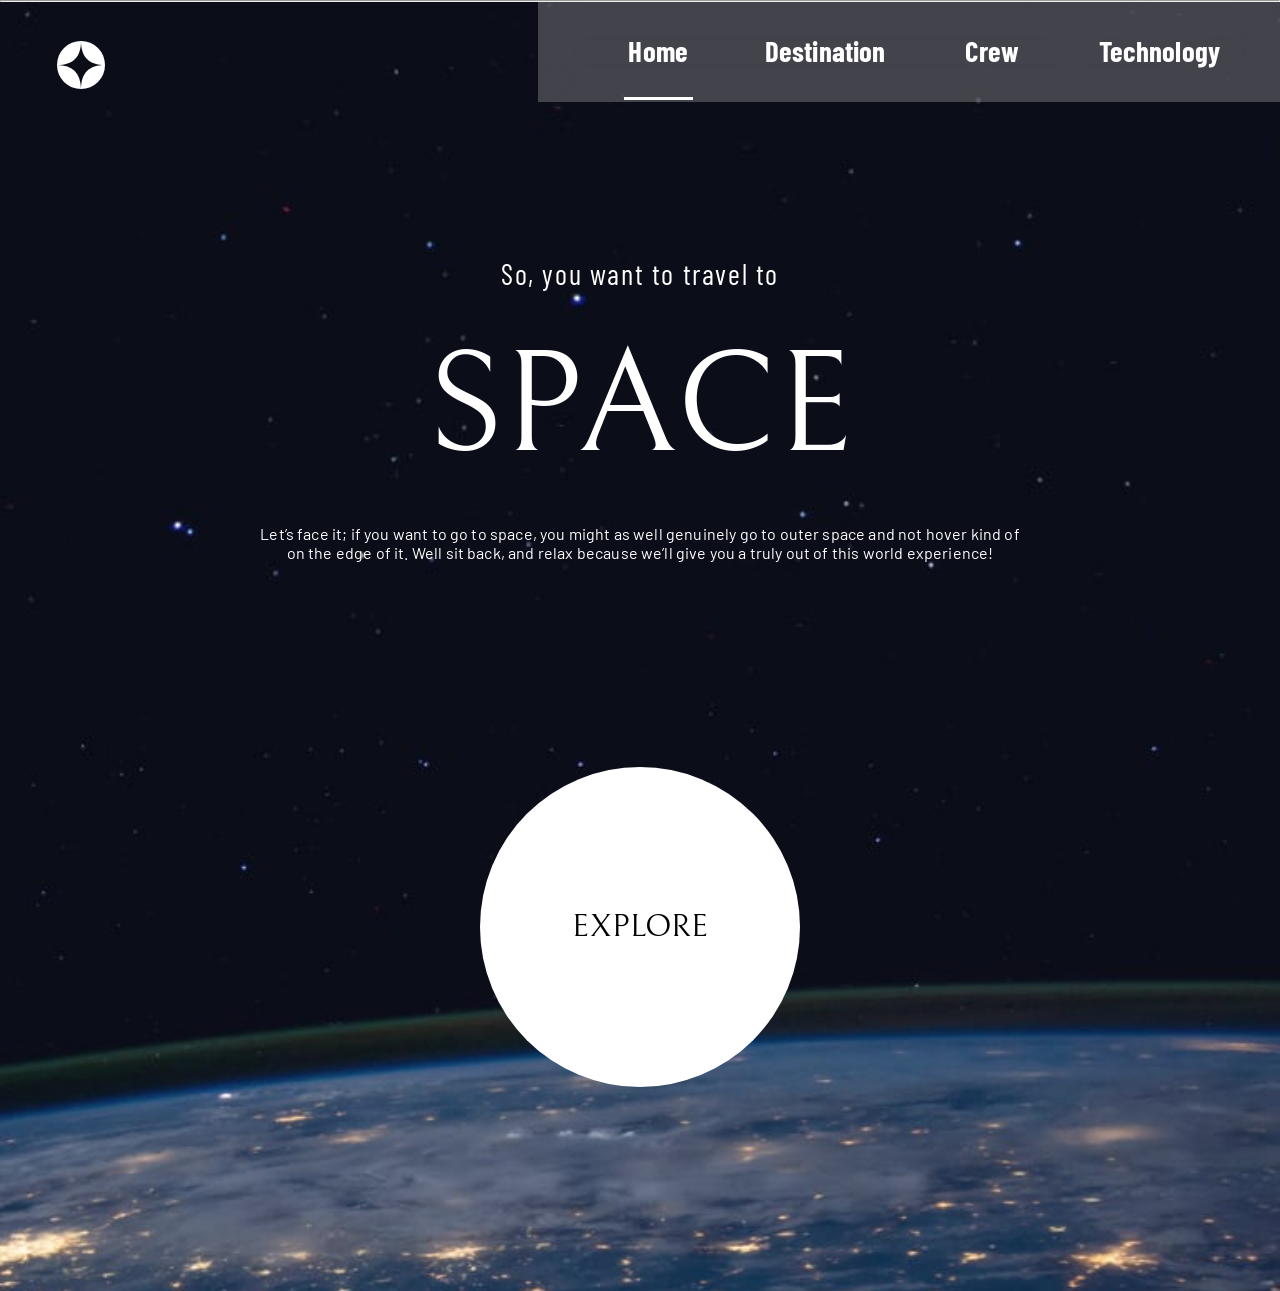
<file: starter-code/index.html>
<!DOCTYPE html>
<html lang="en">
<head>
  <meta charset="UTF-8">
  <meta name="viewport" content="width=device-width, initial-scale=1.0">

  <link rel="icon" type="image/png" sizes="32x32" href="./assets/favicon-32x32.png">
  <link rel="stylesheet" href="./SaSS/css/index-mobile.css">
  
  <title>Frontend Mentor | Space tourism website</title>
</head>
<body>
  
  <header>

    <hr>

    <div class="logo-wrapper">
      <img src="./assets/shared/logo.svg" alt="" class="web--logo-icon">
    </div>
    <div class="hamburger-close-wrapper">
      <div class="hamburger-wrapper">
        <img src="./assets/shared/icon-hamburger.svg" alt="" class="hamburger--icon">
      </div>
    </div>
    <nav class="nav-main">
      <div class="background-filter"></div>
      <div class="hamburger-close-wrapper">
        <div class="close-wrapper">
          <img src="./assets/shared/icon-close.svg" alt="" class="close--icon">
        </div>
      </div>
      <ul class="nav-items">
        <li class="nav--item">
          <span>00</span><a href="./index.html">Home</a> 
        </li>
        <li class="nav--item">
          <span>01</span><a href="./destination-moon.html">Destination</a>
        </li>
        <li class="nav--item">
          <span>02</span><a href="./crew-commander.html" >Crew</a>
        </li>
        <li class="nav--item">
          <span>03</span><a href="">Technology</a>
        </li>
      </ul>
    </nav>
  </header>

  <main class="home-main">

    <article class="text-container">
      <p class="first--paragraph">
        So, you want to travel to 
      </p>
      <p class="second--paragraph">
        SPACE
      </p>
      <p class="third--paragraph">
        Let’s face it; if you want to go to space, you might as well genuinely go to 
        outer space and not hover kind of on the edge of it. Well sit back, and relax 
        because we’ll give you a truly out of this world experience!
      </p>
    </article>

    <div class="explore-circle">
      <div class="explore-hover-effect">
      </div>
      <span class="explore--text">
        Explore
      </span>
    </div>

  </main>

  <script src="./javaScript/shared.js"></script>
</body>
</html>
</file>
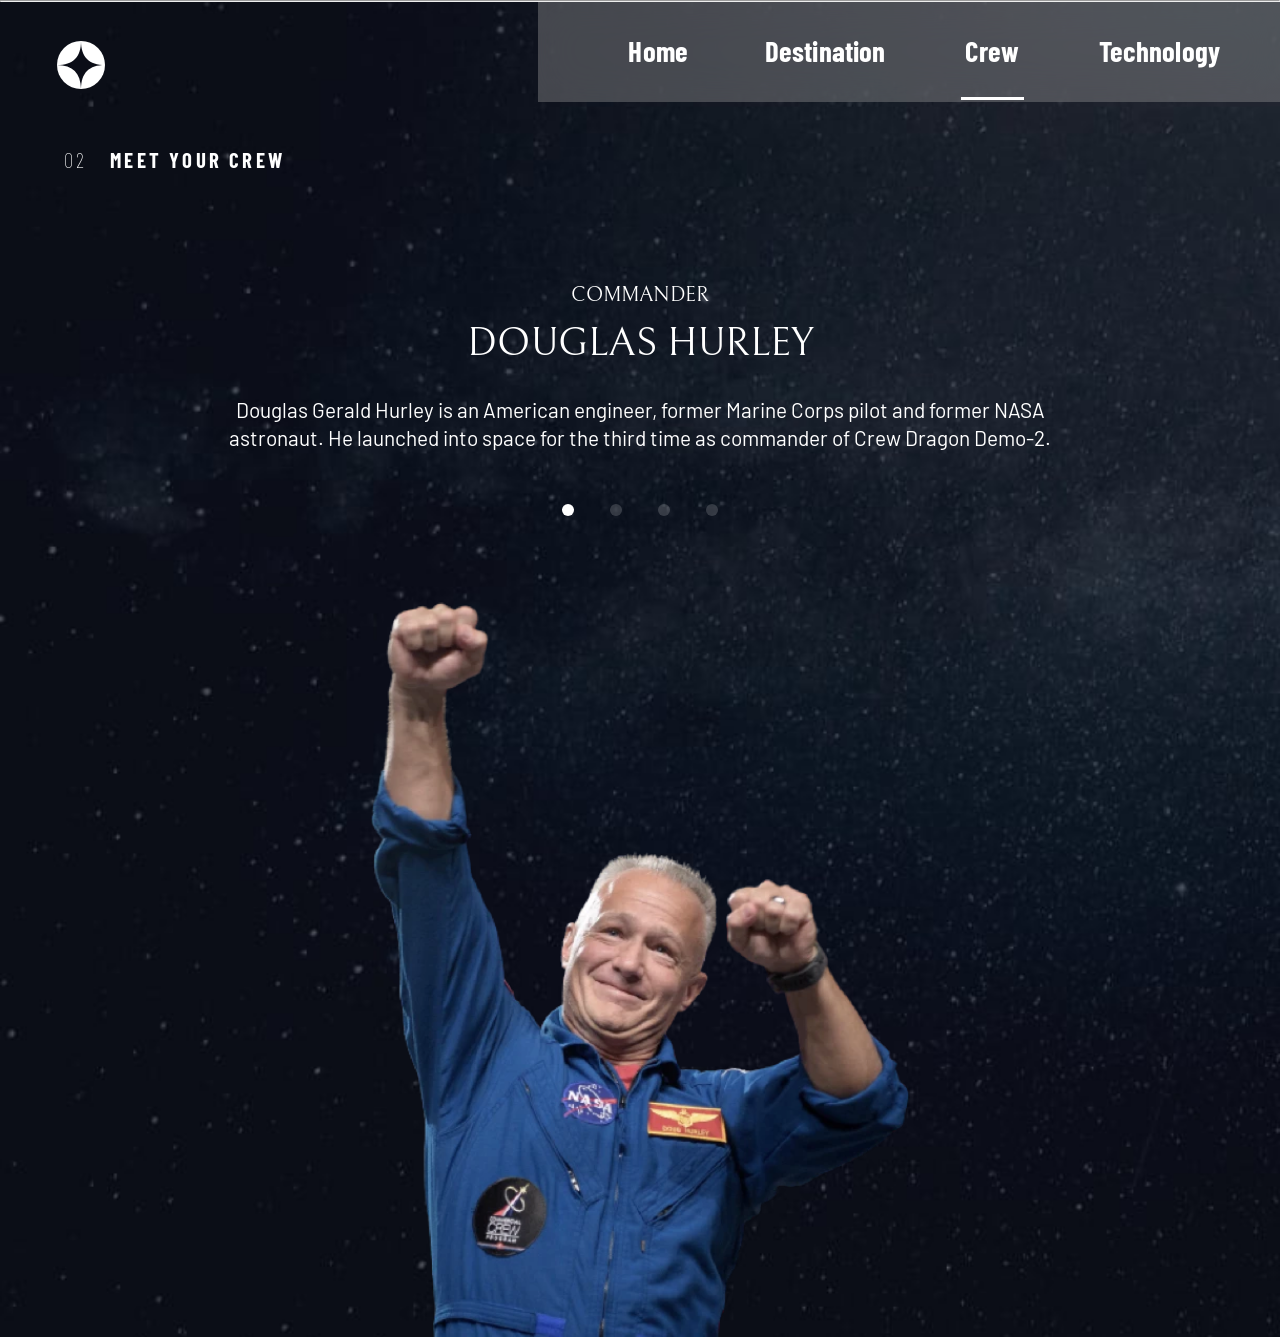
<file: starter-code/crew-commander.html>
<!DOCTYPE html>
<html lang="en">
<head>
  <meta charset="UTF-8">
  <meta name="viewport" content="width=device-width, initial-scale=1.0">

  <link rel="icon" type="image/png" sizes="32x32" href="./assets/favicon-32x32.png">
  <link rel="stylesheet" href="./SaSS/css/crew-mobile.css">
  
  <title>Frontend Mentor | Space tourism website</title>
</head>
<body>

  <header>

    <hr>
    
    <div class="logo-wrapper">
      <img src="./assets/shared/logo.svg" alt="" class="web--logo-icon">
    </div>
    <div class="hamburger-close-wrapper">
      <div class="hamburger-wrapper">
        <img src="./assets/shared/icon-hamburger.svg" alt="" class="hamburger--icon">
      </div>
    </div>
    <nav class="nav-main">
      <div class="background-filter"></div>
      <div class="hamburger-close-wrapper">
        <div class="close-wrapper">
          <img src="./assets/shared/icon-close.svg" alt="" class="close--icon">
        </div>
      </div>
      <ul class="nav-items">
        <li class="nav--item">
          <span>00</span><a href="./index.html">Home</a> 
        </li>
        <li class="nav--item">
          <span>01</span><a href="./destination-moon.html">Destination</a>
        </li>
        <li class="nav--item">
          <span>02</span><a href="./crew-commander.html" >Crew</a>
        </li>
        <li class="nav--item">
          <span>03</span><a href="./technology-capsule.html">Technology</a>
        </li>
      </ul>
    </nav>
  </header>

  <main class="crew-commander-main">

    <div class="header-wrapper">
      <span>02</span>
      <h6 class="destination--heading">
        Meet your crew
      </h6>
    </div>

    <div class="description-image-outer-wrapper">
      <div class="image-wrapper">
      </div>
  
      <article class="description-container">
        <div class="carousel-container">
          <div></div>
          <div></div>
          <div></div>
          <div></div>
        </div>

        <div class="description-heading-paragraph-wrapper">
          <div class="description-heading-wrapper">
            <h6></h6>
            <h3></h3>
          </div>
    
          <p class="description--paragraph"></p>
        </div>
  
      </article>
    </div>

  </main>

  <script src="./javaScript/shared.js"></script> 
  <script src="./javaScript/crew.js"></script>
</body>
</html>
</file>
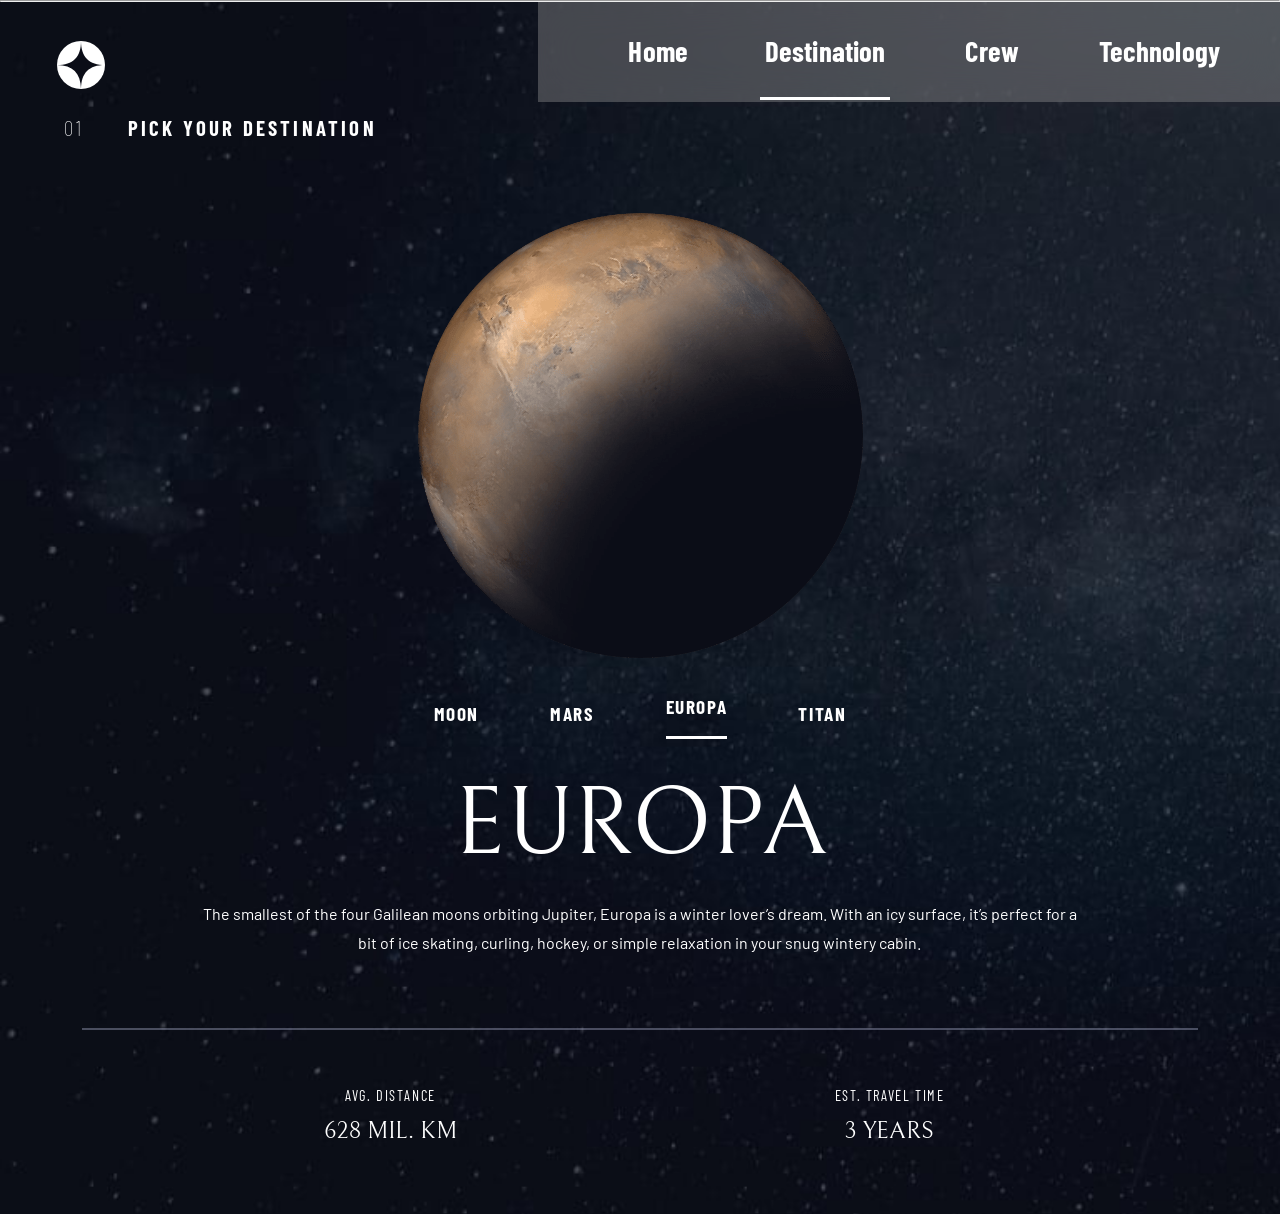
<file: starter-code/destination-europa.html>
<!DOCTYPE html>
<html lang="en">
<head>
  <meta charset="UTF-8">
  <meta name="viewport" content="width=device-width, initial-scale=1.0">

  <link rel="icon" type="image/png" sizes="32x32" href="./assets/favicon-32x32.png">
  <link rel="stylesheet" href="./SaSS/css/destination-mobile.css">
  
  <title>Frontend Mentor | Space tourism website</title>
</head>
<body>

  <header>

    <hr>
    
    <div class="logo-wrapper">
      <img src="./assets/shared/logo.svg" alt="" class="web--logo-icon">
    </div>
    <div class="hamburger-close-wrapper">
      <div class="hamburger-wrapper">
        <img src="./assets/shared/icon-hamburger.svg" alt="" class="hamburger--icon">
      </div>
    </div>
    <nav class="nav-main">
      <div class="background-filter"></div>
      <div class="hamburger-close-wrapper">
        <div class="close-wrapper">
          <img src="./assets/shared/icon-close.svg" alt="" class="close--icon">
        </div>
      </div>
      <ul class="nav-items">
        <li class="nav--item">
          <span>00</span><a href="./index.html">Home</a> 
        </li>
        <li class="nav--item">
          <span>01</span><a href="./destination-moon.html">Destination</a>
        </li>
        <li class="nav--item">
          <span>02</span><a href="./crew-commander.html" >Crew</a>
        </li>
        <li class="nav--item">
          <span>03</span><a href="./technology-capsule.html">Technology</a>
        </li>
      </ul>
    </nav>
  </header>

  <main class="destination-main">

    <div class="header-wrapper">
      <span>01</span>
      <h6 class="destination--heading">
        Pick your destination
      </h6>
    </div>

    <div class="image-destination-wrapper">

      <div class="image-wrapper">
        <img src="./assets/destination/image-mars.png" alt="" class="destination--image">
      </div>
  
      <div class="description-links-wrapper">
        <div class="destination-links-wrapper">
          <ul class="destination-links">
            <li class="destination--link">
              <a href="./destination-moon.html">MOON</a>
            </li>
            <li class="destination--link">
              <a href="./destination-mars.html">MARS</a>
            </li>
            <li class="destination--link active__">
              <a href="./destination-europa.html">EUROPA</a>
            </li>
            <li class="destination--link">
              <a href="./destination-titan.html">TITAN</a>
            </li>
          </ul>
        </div>
    
        <article class="destination-description-wrapper">
          <h2>EUROPA</h2>
          <p class="destination--description">
            The smallest of the four Galilean moons orbiting Jupiter, Europa is a 
            winter lover’s dream. With an icy surface, it’s perfect for a bit of 
            ice skating, curling, hockey, or simple relaxation in your snug 
            wintery cabin.
          </p>
        </article>
      
        <div class="distance-time-wrapper">
          <div class="distance-wrapper">
            <p class="distance--text">
              Avg. distance
            </p>
            <p class="mileage--text">
              628 mil. km
            </p>
          </div>
      
          <div class="time-wrapper">
            <p class="time--text">
              Est. travel time
            </p>
            <p class="mileage--text">
              3 years
            </p>
          </div>
        </div>
      </div>

    </div>

  </main>
  
  <script src="./javaScript/shared.js"></script>
</body>
</html>
</file>
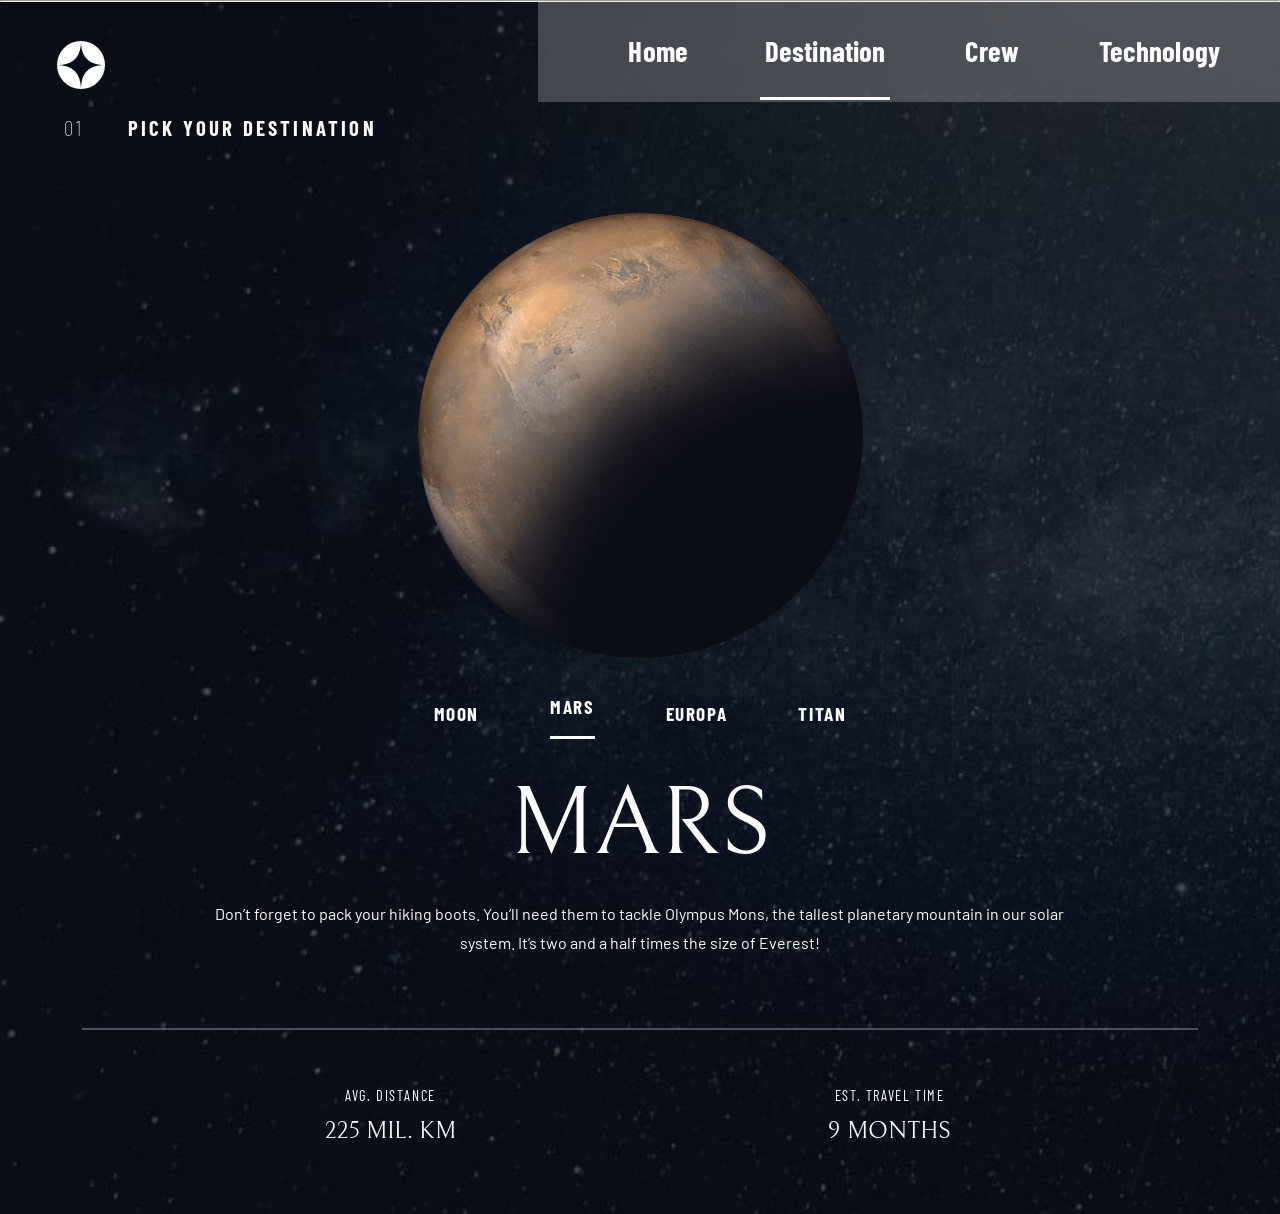
<file: starter-code/destination-mars.html>
<!DOCTYPE html>
<html lang="en">
<head>
  <meta charset="UTF-8">
  <meta name="viewport" content="width=device-width, initial-scale=1.0">

  <link rel="icon" type="image/png" sizes="32x32" href="./assets/favicon-32x32.png">
  <link rel="stylesheet" href="./SaSS/css/destination-mobile.css">
  
  <title>Frontend Mentor | Space tourism website</title>
</head>
<body>

  <header>

    <hr>
    
    <div class="logo-wrapper">
      <img src="./assets/shared/logo.svg" alt="" class="web--logo-icon">
    </div>
    <div class="hamburger-close-wrapper">
      <div class="hamburger-wrapper">
        <img src="./assets/shared/icon-hamburger.svg" alt="" class="hamburger--icon">
      </div>
    </div>
    <nav class="nav-main">
      <div class="background-filter"></div>
      <div class="hamburger-close-wrapper">
        <div class="close-wrapper">
          <img src="./assets/shared/icon-close.svg" alt="" class="close--icon">
        </div>
      </div>
      <ul class="nav-items">
        <li class="nav--item">
          <span>00</span><a href="./index.html">Home</a> 
        </li>
        <li class="nav--item">
          <span>01</span><a href="./destination-moon.html">Destination</a>
        </li>
        <li class="nav--item">
          <span>02</span><a href="./crew-commander.html" >Crew</a>
        </li>
        <li class="nav--item">
          <span>03</span><a href="./technology-capsule.html">Technology</a>
        </li>
      </ul>
    </nav>
  </header>

  <main class="destination-main">

    <div class="header-wrapper">
      <span>01</span>
      <h6 class="destination--heading">
        Pick your destination
      </h6>
    </div>

    <div class="image-destination-wrapper">

      <div class="image-wrapper">
        <img src="./assets/destination/image-mars.png" alt="" class="destination--image">
      </div>
  
      <div class="description-links-wrapper">
        <div class="destination-links-wrapper">
          <ul class="destination-links">
            <li class="destination--link">
              <a href="./destination-moon.html">MOON</a>
            </li>
            <li class="destination--link active__">
              <a href="./destination-mars.html">MARS</a>
            </li>
            <li class="destination--link">
              <a href="./destination-europa.html">EUROPA</a>
            </li>
            <li class="destination--link">
              <a href="./destination-titan.html">TITAN</a>
            </li>
          </ul>
        </div>
    
        <article class="destination-description-wrapper">
          <h2>MARS</h2>
          <p class="destination--description">
            Don’t forget to pack your hiking boots. You’ll need them to tackle Olympus Mons, 
            the tallest planetary mountain in our solar system. It’s two and a half times 
            the size of Everest!
          </p>
        </article>
      
        <div class="distance-time-wrapper">
          <div class="distance-wrapper">
            <p class="distance--text">
              Avg. distance
            </p>
            <p class="mileage--text">
              225 mil. km
            </p>
          </div>
      
          <div class="time-wrapper">
            <p class="time--text">
              Est. travel time
            </p>
            <p class="mileage--text">
              9 months
            </p>
          </div>
        </div>
      </div>

    </div>

  </main>

  <script src="./javaScript/shared.js"></script>  
</body>
</html>
</file>
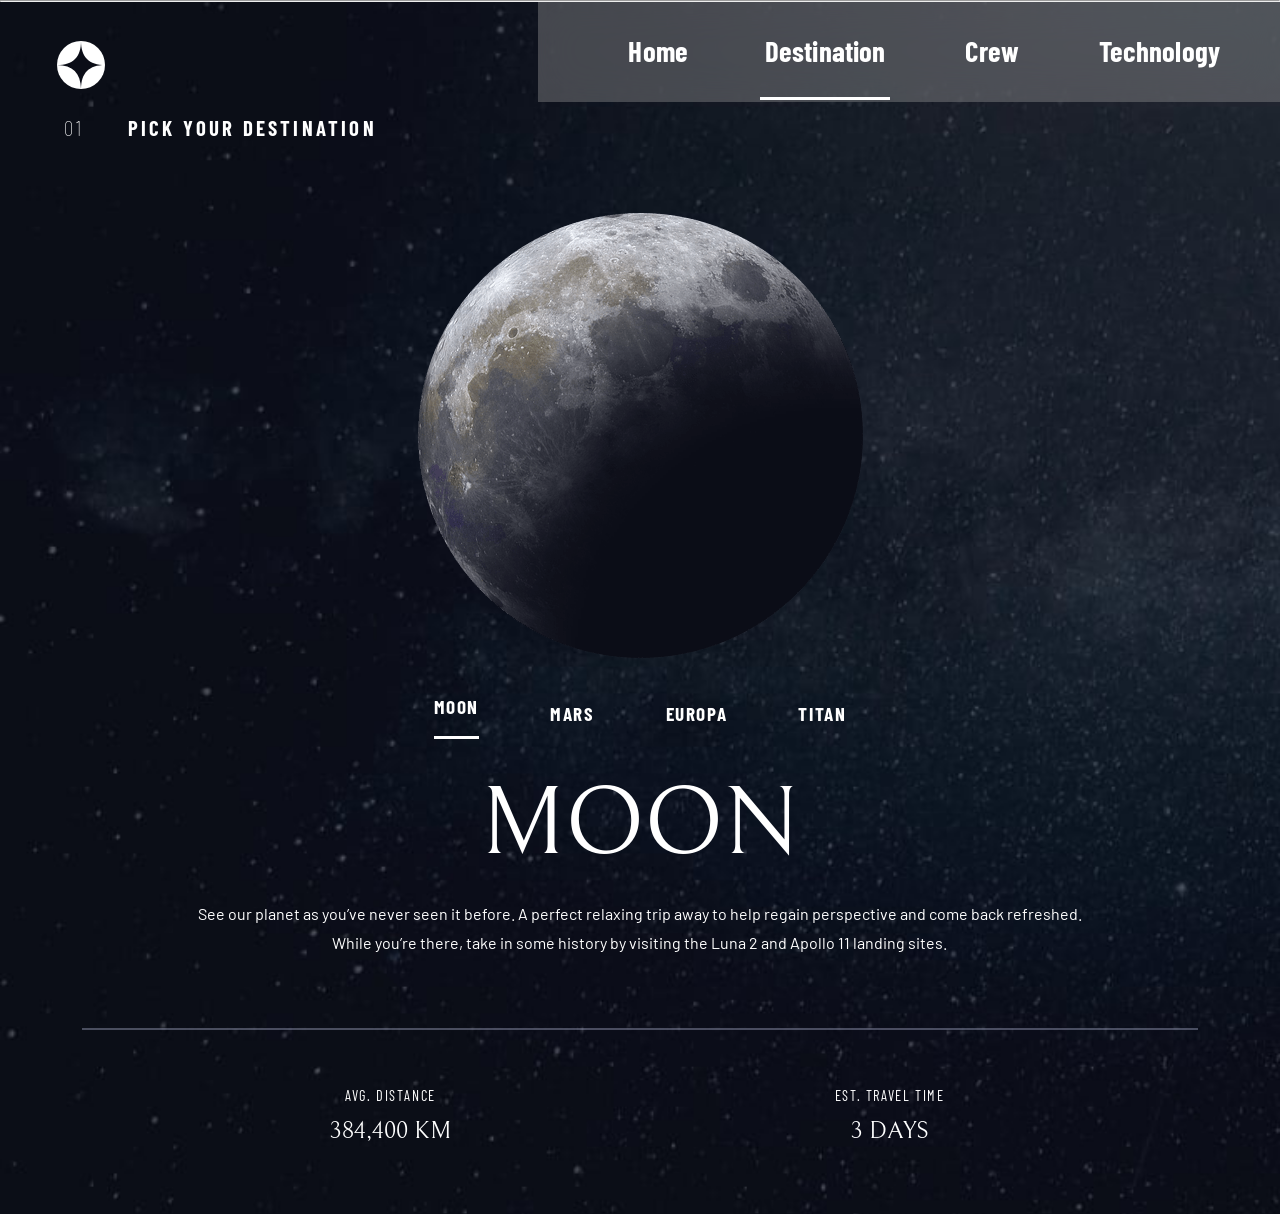
<file: starter-code/destination-moon.html>
<!DOCTYPE html>
<html lang="en">
<head>
  <meta charset="UTF-8">
  <meta name="viewport" content="width=device-width, initial-scale=1.0">

  <link rel="icon" type="image/png" sizes="32x32" href="./assets/favicon-32x32.png">
  <link rel="stylesheet" href="./SaSS/css/destination-mobile.css">
  
  <title>Frontend Mentor | Space tourism website</title>
</head>
<body>

  <header>

    <hr>
    
    <div class="logo-wrapper">
      <img src="./assets/shared/logo.svg" alt="" class="web--logo-icon">
    </div>
    <div class="hamburger-close-wrapper">
      <div class="hamburger-wrapper">
        <img src="./assets/shared/icon-hamburger.svg" alt="" class="hamburger--icon">
      </div>
    </div>
    <nav class="nav-main">
      <div class="background-filter"></div>
      <div class="hamburger-close-wrapper">
        <div class="close-wrapper">
          <img src="./assets/shared/icon-close.svg" alt="" class="close--icon">
        </div>
      </div>
      <ul class="nav-items">
        <li class="nav--item">
          <span>00</span><a href="./index.html">Home</a> 
        </li>
        <li class="nav--item">
          <span>01</span><a href="./destination-moon.html">Destination</a>
        </li>
        <li class="nav--item">
          <span>02</span><a href="./crew-commander.html" >Crew</a>
        </li>
        <li class="nav--item">
          <span>03</span><a href="./technology-capsule.html">Technology</a>
        </li>
      </ul>
    </nav>
  </header>

  <main class="destination-main">

    <div class="header-wrapper">
      <span>01</span>
      <h6 class="destination--heading">
        Pick your destination
      </h6>
    </div>

    <div class="image-destination-wrapper">

      <div class="image-wrapper">
        <img src="./assets/destination/image-moon.png" alt="" class="destination--image">
      </div>
  
      <div class="description-links-wrapper">
        <div class="destination-links-wrapper">
          <ul class="destination-links">
            <li class="destination--link active__">
              <a href="./destination-moon.html">MOON</a>
            </li>
            <li class="destination--link">
              <a href="./destination-mars.html">MARS</a>
            </li>
            <li class="destination--link">
              <a href="./destination-europa.html">EUROPA</a>
            </li>
            <li class="destination--link">
              <a href="./destination-titan.html">TITAN</a>
            </li>
          </ul>
        </div>
    
        <article class="destination-description-wrapper">
          <h2>MOON</h2>
          <p class="destination--description">
            See our planet as you’ve never seen it before. A perfect relaxing trip away to help 
            regain perspective and come back refreshed. While you’re there, take in some history 
            by visiting the Luna 2 and Apollo 11 landing sites.
          </p>
        </article>
      
        <div class="distance-time-wrapper">
          <div class="distance-wrapper">
            <p class="distance--text">
              Avg. distance
            </p>
            <p class="mileage--text">
              384,400 km
            </p>
          </div>
      
          <div class="time-wrapper">
            <p class="time--text">
              Est. travel time
            </p>
            <p class="mileage--text">
              3 days
            </p>
          </div> 
        </div>
      </div>

    </div>

  </main>

  <script src="./javaScript/shared.js"></script> 
</body>
</html>
</file>
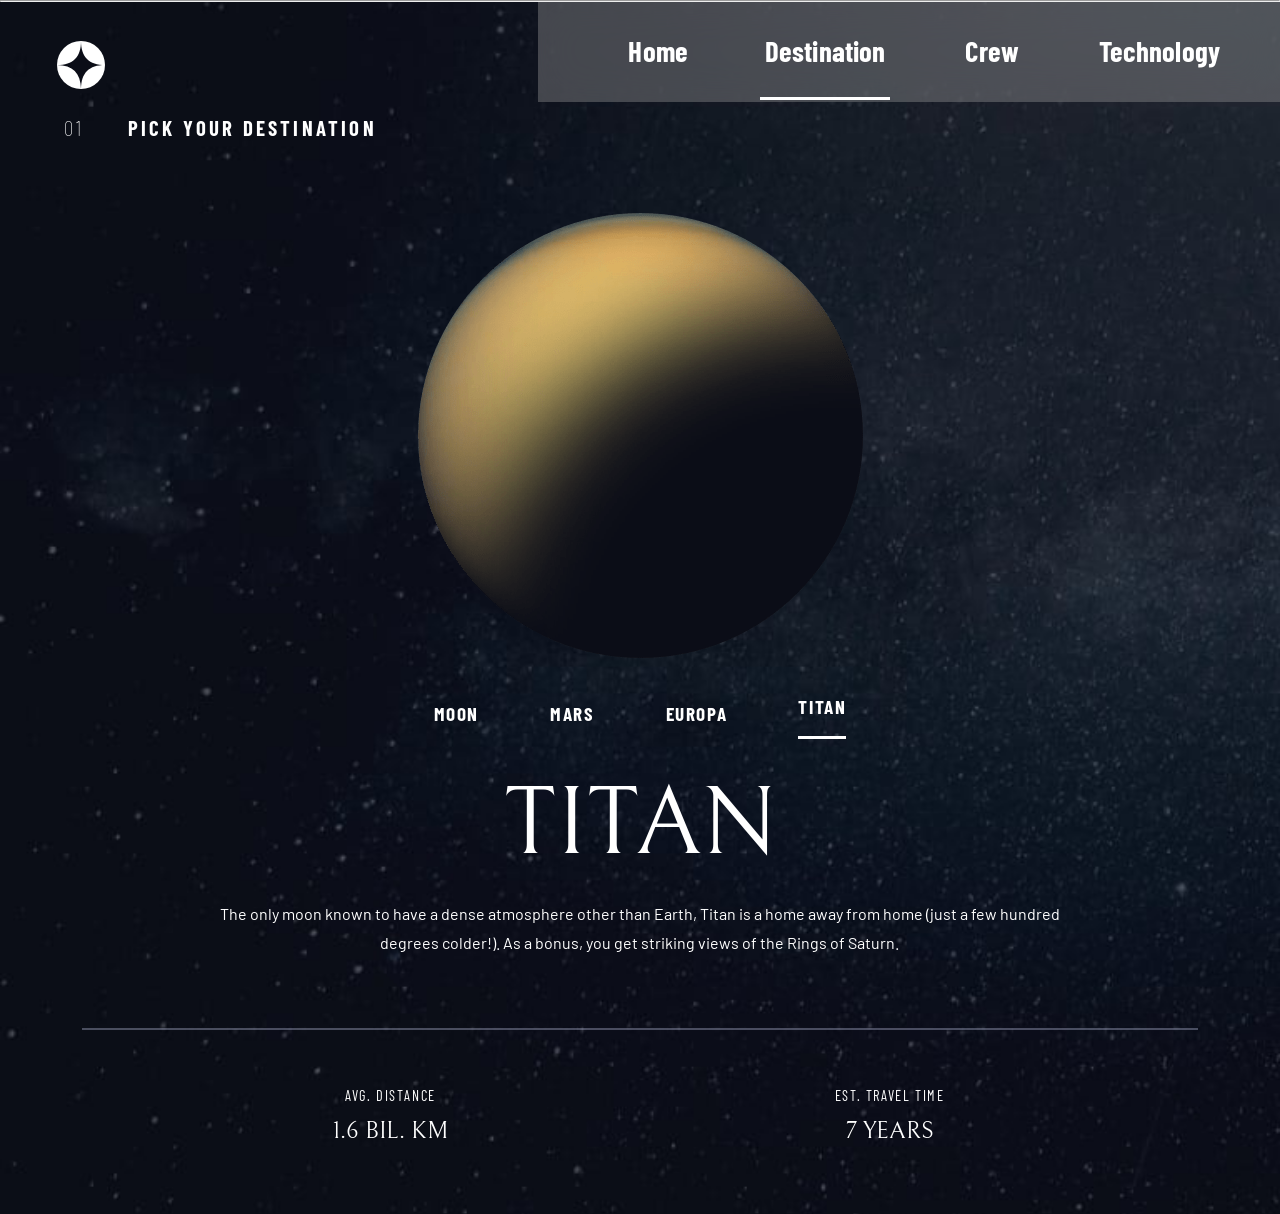
<file: starter-code/destination-titan.html>
<!DOCTYPE html>
<html lang="en">
<head>
  <meta charset="UTF-8">
  <meta name="viewport" content="width=device-width, initial-scale=1.0">

  <link rel="icon" type="image/png" sizes="32x32" href="./assets/favicon-32x32.png">
  <link rel="stylesheet" href="./SaSS/css/destination-mobile.css">
  
  <title>Frontend Mentor | Space tourism website</title>
</head>
<body>

  <header>

    <hr>
    
    <div class="logo-wrapper">
      <img src="./assets/shared/logo.svg" alt="" class="web--logo-icon">
    </div>
    <div class="hamburger-close-wrapper">
      <div class="hamburger-wrapper">
        <img src="./assets/shared/icon-hamburger.svg" alt="" class="hamburger--icon">
      </div>
    </div>
    <nav class="nav-main">
      <div class="background-filter"></div>
      <div class="hamburger-close-wrapper">
        <div class="close-wrapper">
          <img src="./assets/shared/icon-close.svg" alt="" class="close--icon">
        </div>
      </div>
      <ul class="nav-items">
        <li class="nav--item">
          <span>00</span><a href="./index.html">Home</a> 
        </li>
        <li class="nav--item">
          <span>01</span><a href="./destination-moon.html">Destination</a>
        </li>
        <li class="nav--item">
          <span>02</span><a href="./crew-commander.html" >Crew</a>
        </li>
        <li class="nav--item">
          <span>03</span><a href="./technology-capsule.html">Technology</a>
        </li>
      </ul>
    </nav>
  </header>

  <main class="destination-main">

    <div class="header-wrapper">
      <span>01</span>
      <h6 class="destination--heading">
        Pick your destination
      </h6>
    </div>

    <div class="image-destination-wrapper">

      <div class="image-wrapper">
        <img src="./assets/destination/image-titan.png" alt="" class="destination--image">
      </div>
  
      <div class="description-links-wrapper">
        <div class="destination-links-wrapper">
          <ul class="destination-links">
            <li class="destination--link">
              <a href="./destination-moon.html">MOON</a>
            </li>
            <li class="destination--link">
              <a href="./destination-mars.html">MARS</a>
            </li>
            <li class="destination--link">
              <a href="./destination-europa.html">EUROPA</a>
            </li>
            <li class="destination--link active__">
              <a href="./destination-titan.html">TITAN</a>
            </li>
          </ul>
        </div>
    
        <article class="destination-description-wrapper">
          <h2>TITAN</h2>
          <p class="destination--description">
            The only moon known to have a dense atmosphere other than Earth, Titan 
            is a home away from home (just a few hundred degrees colder!). As a 
            bonus, you get striking views of the Rings of Saturn.
          </p>
        </article>
    
        <div class="distance-time-wrapper">
          <div class="distance-wrapper">
            <p class="distance--text">
              Avg. distance
            </p>
            <p class="mileage--text">
              1.6 bil. km
            </p>
          </div>
      
          <div class="time-wrapper">
            <p class="time--text">
              Est. travel time
            </p>
            <p class="mileage--text">
              7 years
            </p>
          </div>
        </div>
      </div>

    </div>


  </main>
  
  <script src="./javaScript/shared.js"></script> 
</body>
</html>
</file>
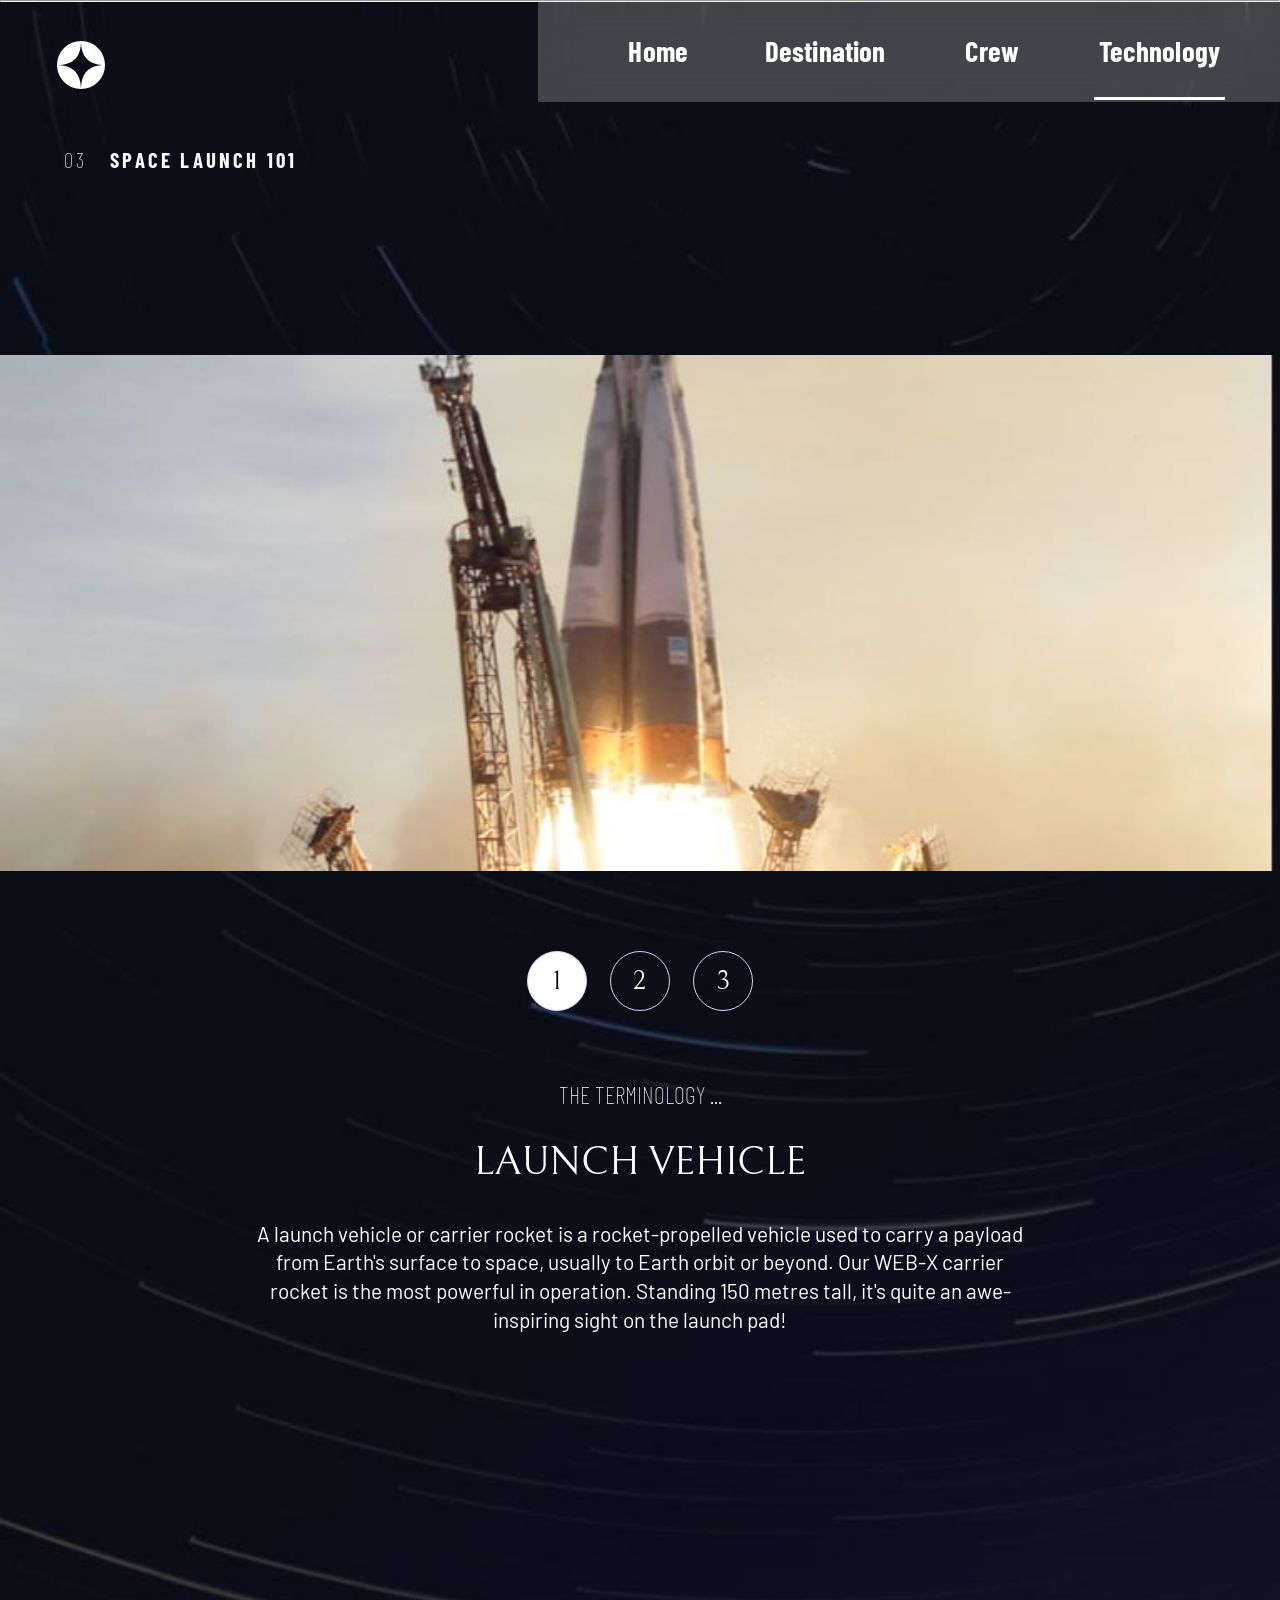
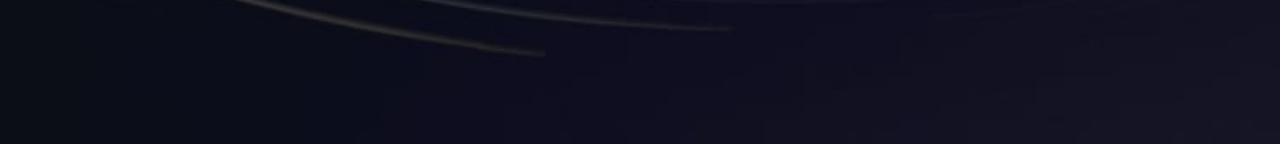
<file: starter-code/technology-capsule.html>
<!DOCTYPE html>
<html lang="en">
<head>
  <meta charset="UTF-8">
  <meta name="viewport" content="width=device-width, initial-scale=1.0">

  <link rel="icon" type="image/png" sizes="32x32" href="./assets/favicon-32x32.png">
  <link rel="stylesheet" href="./SaSS/css/technology-mobile.css">
  
  <title>Frontend Mentor | Space tourism website</title>
</head>
<body>

  <header>

    <hr>

    <div class="logo-wrapper">
      <img src="./assets/shared/logo.svg" alt="" class="web--logo-icon">
    </div>
    <div class="hamburger-close-wrapper">
      <div class="hamburger-wrapper">
        <img src="./assets/shared/icon-hamburger.svg" alt="" class="hamburger--icon">
      </div>
    </div>
    <nav class="nav-main">
      <div class="background-filter"></div>
      <div class="hamburger-close-wrapper">
        <div class="close-wrapper">
          <img src="./assets/shared/icon-close.svg" alt="" class="close--icon">
        </div>
      </div>
      <ul class="nav-items">
        <li class="nav--item">
          <span>00</span><a href="./index.html">Home</a> 
        </li>
        <li class="nav--item">
          <span>01</span><a href="./destination-moon.html">Destination</a>
        </li>
        <li class="nav--item">
          <span>02</span><a href="./crew-commander.html" >Crew</a>
        </li>
        <li class="nav--item">
          <span>03</span><a href="./technology-capsule.html">Technology</a>
        </li>
      </ul>
    </nav>
  </header>

  <main class="technology-main">

    <div class="header-wrapper">
      <span>03</span>
      <h6 class="technology--heading">
        Space launch 101
      </h6>
    </div>

    <div class="image-description-wrapper">

      <div class="image-wrapper">
      </div>
  
      <div class="carousel-article-wrapper">

        <div class="carousel-container">
          <div>
            <span>1</span>
          </div>
          <div>
            <span>2</span>
          </div>
          <div>
            <span>3</span>
          </div>
        </div>
    
        <article class="description-container">
    
          <h6></h6>
          <h3></h3>
    
          <p class="description--paragraph">
           
          </p>
        </article>
        
      </div>

    </div>
  </main>

  <script src="./javaScript/shared.js"></script> 
  <script src="./javaScript/technology.js"></script>
</body>
</html>
</file>
<file: starter-code/SaSS/css/index-mobile.css>
@import url("https://fonts.googleapis.com/css2?family=Barlow+Condensed:wght@100&family=Barlow:wght@100&family=Bellefair&display=swap");
* {
  box-sizing: border-box;
  margin: 0;
  scrollbar-width: none; }

body {
  min-height: 100vh;
  overflow-x: hidden;
  overflow-y: auto;
  font-size: 25px;
  background-image: url("../../assets/home/background-home-mobile.jpg");
  background-repeat: no-repeat;
  background-size: cover; }

header {
  position: relative;
  height: 32vw; }
  header .logo-wrapper {
    position: absolute;
    left: 8vw;
    top: 8vw;
    width: 40px;
    height: 40px;
    border: none;
    border-radius: 50%; }
    header .logo-wrapper .web--logo-icon {
      max-width: 100%;
      max-height: 100%; }
  header .hamburger-close-wrapper {
    position: absolute;
    right: 8vw;
    top: 8vw;
    width: 40px;
    height: 40px;
    display: flex;
    align-items: center;
    justify-content: space-around; }
  header nav {
    position: fixed;
    height: 100vh;
    width: 67.7vw;
    left: 100vw;
    -moz-transition: 0.25s linear;
    -ms-transition: 0.25s linear;
    -webkit-transition: 0.25s linear;
    -o-transition: 0.25s linear;
    transition: 0.25s linear; }
    header nav .background-filter {
      height: 100%;
      width: 100%;
      background-color: #97979765;
      -webkit-backdrop-filter: blur(20px);
      backdrop-filter: blur(20px); }
  header nav.open {
    left: 32.3vw; }
  header .nav-items {
    position: absolute;
    width: 100%;
    top: 32vw;
    padding-left: 8vw;
    gap: 10.4vw;
    display: flex;
    flex-direction: column;
    flex-wrap: nowrap; }
    header .nav-items .nav--item {
      width: 100%;
      height: 3rem;
      font-family: "Barlow Condensed", sans-serif;
      font-size: 1.8rem;
      letter-spacing: 0.01rem;
      list-style: none; }
      header .nav-items .nav--item span {
        font-weight: bolder;
        color: #FFFFFF; }
      header .nav-items .nav--item a {
        padding: 0.3rem;
        color: #FFFFFF;
        text-decoration: none;
        font-weight: bolder; }
        header .nav-items .nav--item a:active {
          color: #FFFFFF; }
        header .nav-items .nav--item a:visited {
          color: #FFFFFF; }
    header .nav-items .nav--item:nth-child(1) {
      border-right: 8px solid #FFFFFF; }

.home-main {
  margin: 4vw auto auto;
  width: 87.2vw;
  min-height: 90vh; }
  .home-main .text-container {
    display: flex;
    flex-direction: column;
    flex-wrap: nowrap;
    gap: 6.15385vw;
    text-align: center; }
    .home-main .text-container .first--paragraph {
      font-family: "Barlow Condensed", sans-serif;
      font-size: 1.3rem;
      color: #FFFFFF;
      letter-spacing: 0.1rem; }
    .home-main .text-container .second--paragraph {
      font-family: "Bellefair", serif;
      font-size: 3rem;
      font-weight: bold;
      color: #FFFFFF;
      letter-spacing: 0.01rem; }
    .home-main .text-container .third--paragraph {
      font-family: "Barlow", sans-serif;
      font-size: 1.3rem;
      color: #FFFFFF;
      letter-spacing: 0.01rem; }
  .home-main .explore-circle {
    width: 40vw;
    height: 40vw;
    margin: 16vw auto;
    display: flex;
    flex-direction: column;
    flex-wrap: nowrap;
    align-items: center;
    justify-content: center;
    border: none;
    border-radius: 50%;
    background-color: #FFFFFF; }
    .home-main .explore-circle .explore--text {
      font-family: "Bellefair", serif;
      font-size: 1.8rem;
      text-transform: uppercase; }

@media screen and (min-width: 768px) and (max-width: 1440px) {
  body {
    background-image: url("../../assets/home/background-home-tablet.jpg"); }
  header {
    height: auto; }
    header .logo-wrapper {
      left: 4.44444vw;
      top: 3.2vw;
      width: 48px;
      height: 48px; }
    header .hamburger-close-wrapper {
      display: none; }
    header nav {
      position: relative;
      width: 58vw;
      height: 100px;
      left: 42vw; }
      header nav .nav-items {
        position: absolute;
        top: 0;
        left: 5%;
        width: 90%;
        height: 100%;
        padding: 0;
        flex-direction: row;
        gap: 0;
        align-items: center; }
        header nav .nav-items span {
          display: none; }
        header nav .nav-items li {
          display: flex;
          justify-content: center; }
          header nav .nav-items li a {
            font-weight: bolder; }
          header nav .nav-items li a:active {
            border-bottom: 3px solid #FFFFFF; }
          header nav .nav-items li a:hover {
            border-bottom: 3px solid #D0D6F9;
            padding-bottom: 4rem; }
        header nav .nav-items .nav--item:nth-child(1) {
          border-right: none; }
          header nav .nav-items .nav--item:nth-child(1) a {
            border-bottom: 3px solid #FFFFFF;
            padding-bottom: 4rem; }
      header nav .background-filter {
        position: absolute;
        inset: 0; }
  .home-main {
    margin: 12vw auto auto;
    width: 60vw; }
    .home-main .text-container {
      gap: 2.66667vw; }
      .home-main .text-container .first--paragraph {
        font-size: 1.8rem; }
      .home-main .text-container .second--paragraph {
        font-size: 9rem;
        font-weight: lighter; }
      .home-main .text-container .third--paragraph {
        font-size: 1rem; }
    .home-main .explore-circle {
      width: 25vw;
      height: 25vw; }
      .home-main .explore-circle .explore--text {
        font-family: "Bellefair", serif;
        font-size: 2rem; } }

@media screen and (min-width: 1440px) {
  body {
    background-image: url("../../assets/home/background-home-desktop.jpg"); }
  header {
    height: 20vh; }
    header .logo-wrapper {
      left: 4.44444vw;
      top: 50px;
      width: 48px;
      height: 48px; }
    header .hamburger-close-wrapper {
      display: none; }
    header hr {
      position: absolute;
      width: 33%;
      height: 1px;
      top: 73px;
      left: 12vw;
      color: #FFFFFF;
      opacity: 0.25; }
    header nav {
      position: relative;
      width: 58vw;
      height: 80px;
      top: 35px;
      left: 42vw; }
      header nav .nav-items {
        position: absolute;
        top: 0;
        left: 5%;
        width: 90%;
        height: 100%;
        padding: 0;
        flex-direction: row;
        gap: 0;
        align-items: center; }
        header nav .nav-items li {
          display: flex;
          justify-content: center; }
          header nav .nav-items li span {
            padding: 0.3rem;
            display: block;
            font-size: 1.5rem;
            font-weight: bolder; }
          header nav .nav-items li a {
            font-size: 1.5rem;
            font-weight: bolder; }
          header nav .nav-items li a:active {
            border-bottom: 3px solid #FFFFFF; }
          header nav .nav-items li a:hover {
            border-bottom: 3px solid #D0D6F9;
            padding-bottom: 3.5rem; }
        header nav .nav-items .nav--item:nth-child(1) {
          border-right: none; }
          header nav .nav-items .nav--item:nth-child(1) a {
            border-bottom: 3px solid #FFFFFF;
            padding-bottom: 3.5rem; }
      header nav .background-filter {
        position: absolute;
        inset: 0;
        -webkit-backdrop-filter: blur(80px);
        backdrop-filter: blur(80px);
        opacity: 0.25; }
  .home-main {
    margin: 0px 0 0 12vw;
    width: 80vw;
    min-height: 80vh;
    display: flex;
    align-items: center; }
    .home-main .text-container {
      width: 50%;
      gap: calc(128px / 4); }
      .home-main .text-container .first--paragraph {
        width: 70%;
        margin: auto 0;
        max-width: 450px;
        font-size: 2rem;
        text-align: start; }
      .home-main .text-container .second--paragraph {
        width: 70%;
        margin: auto 0;
        max-width: 450px;
        font-size: 9rem;
        font-weight: lighter;
        text-align: start;
        max-width: none; }
      .home-main .text-container .third--paragraph {
        width: 70%;
        margin: auto 0;
        max-width: 450px;
        font-size: 1.5rem;
        text-align: start;
        line-height: 1.5rem; }
    .home-main .explore-circle {
      position: relative;
      margin: 128px 0 0 265px;
      width: 275px;
      height: 275px; }
      .home-main .explore-circle .explore-hover-effect {
        position: absolute;
        width: 100%;
        height: 100%;
        top: 0;
        left: 0;
        border-radius: 50%;
        z-index: -1;
        background-color: #D0D6F9;
        opacity: 0.25;
        -moz-transition: 0.25s linear;
        -ms-transition: 0.25s linear;
        -webkit-transition: 0.25s linear;
        -o-transition: 0.25s linear;
        transition: 0.25s linear; }
      .home-main .explore-circle:hover .explore-hover-effect {
        width: 400px;
        height: 400px;
        top: -62.5px;
        left: -62.5px; }
      .home-main .explore-circle .explore--text {
        font-family: "Bellefair", serif;
        font-size: 2rem; } }
</file>
<file: starter-code/SaSS/css/crew-mobile.css>
@import url("https://fonts.googleapis.com/css2?family=Barlow+Condensed:wght@100&family=Barlow:wght@100&family=Bellefair&display=swap");
* {
  box-sizing: border-box;
  margin: 0;
  scrollbar-width: none; }

body {
  min-height: 100vh;
  overflow-x: hidden;
  overflow-y: auto;
  font-size: 25px;
  background-image: url("../../assets/crew/background-crew-mobile.jpg");
  background-repeat: no-repeat;
  background-size: cover; }

header {
  position: relative;
  height: 24vw; }
  header .logo-wrapper {
    position: absolute;
    left: 8vw;
    top: 8vw;
    width: 40px;
    height: 40px;
    border: none;
    border-radius: 50%; }
    header .logo-wrapper .web--logo-icon {
      max-width: 100%;
      max-height: 100%; }
  header .hamburger-close-wrapper {
    position: absolute;
    right: 8vw;
    top: 8vw;
    width: 40px;
    height: 40px;
    display: flex;
    align-items: center;
    justify-content: space-around; }
  header nav {
    position: fixed;
    height: 100vh;
    width: 67.7vw;
    left: 100vw;
    -moz-transition: 0.25s linear;
    -ms-transition: 0.25s linear;
    -webkit-transition: 0.25s linear;
    -o-transition: 0.25s linear;
    transition: 0.25s linear; }
    header nav .background-filter {
      height: 100%;
      width: 100%;
      background-color: #97979765;
      -webkit-backdrop-filter: blur(20px);
      backdrop-filter: blur(20px); }
  header nav.open {
    left: 32.3vw; }
  header .nav-items {
    position: absolute;
    width: 100%;
    top: 32vw;
    padding-left: 8vw;
    gap: 10.4vw;
    display: flex;
    flex-direction: column;
    flex-wrap: nowrap; }
    header .nav-items .nav--item {
      width: 100%;
      height: 3rem;
      font-family: "Barlow Condensed", sans-serif;
      font-size: 1.8rem;
      letter-spacing: 0.01rem;
      list-style: none; }
      header .nav-items .nav--item span {
        font-weight: bolder;
        color: #FFFFFF; }
      header .nav-items .nav--item a {
        padding: 0.3rem;
        color: #FFFFFF;
        text-decoration: none;
        font-weight: bolder; }
        header .nav-items .nav--item a:active {
          color: #FFFFFF; }
        header .nav-items .nav--item a:visited {
          color: #FFFFFF; }
    header .nav-items .nav--item:nth-child(3) {
      border-right: 8px solid #FFFFFF; }

.crew-commander-main {
  margin: 1.6vw auto;
  scrollbar-width: none; }
  .crew-commander-main .header-wrapper {
    width: 60vw;
    max-width: 200px;
    margin: auto;
    color: #FFFFFF; }
    .crew-commander-main .header-wrapper span {
      font-family: "Barlow Condensed", sans-serif;
      font-size: 1rem;
      font-weight: lighter;
      letter-spacing: 0.2rem; }
    .crew-commander-main .header-wrapper .destination--heading {
      padding-left: 2.4vw;
      display: inline;
      font-family: "Barlow Condensed", sans-serif;
      font-size: 1rem;
      font-weight: bold;
      text-align: justify;
      letter-spacing: 0.2rem;
      text-transform: uppercase; }
  .crew-commander-main .image-wrapper {
    width: 87.2vw;
    margin: 13.6vw auto auto;
    display: flex;
    align-items: end;
    justify-content: space-around;
    border-bottom: 2px solid #d0d6f951; }
    .crew-commander-main .image-wrapper .crew--image {
      width: 50%;
      min-width: 180px; }
  .crew-commander-main .description-container {
    width: 87.2vw;
    margin: 8vw auto;
    text-align: center; }
    .crew-commander-main .description-container .carousel-container {
      width: 30vw;
      margin: auto;
      display: flex;
      align-items: center;
      justify-content: space-around; }
      .crew-commander-main .description-container .carousel-container div, .crew-commander-main .description-container .carousel-container .carousel-div--active {
        height: 12px;
        width: 12px;
        background-color: #FFFFFF;
        opacity: 0.17;
        border: none;
        border-radius: 50%;
        -moz-transition: 1s linear;
        -ms-transition: 1s linear;
        -webkit-transition: 1s linear;
        -o-transition: 1s linear;
        transition: 1s linear; }
        .crew-commander-main .description-container .carousel-container div:hover, .crew-commander-main .description-container .carousel-container .carousel-div--active:hover {
          background-color: #D0D6F9;
          opacity: 0.5;
          -moz-transition: 0.25s linear;
          -ms-transition: 0.25s linear;
          -webkit-transition: 0.25s linear;
          -o-transition: 0.25s linear;
          transition: 0.25s linear; }
      .crew-commander-main .description-container .carousel-container .carousel-div--active {
        opacity: 1; }
    .crew-commander-main .description-container h6 {
      margin: 8vw auto auto;
      font-family: "Bellefair", serif;
      color: #FFFFFF;
      text-transform: uppercase;
      font-weight: lighter; }
    .crew-commander-main .description-container h3 {
      margin: 2.4vw auto auto;
      font-family: "Bellefair", serif;
      color: #FFFFFF;
      text-transform: uppercase;
      font-weight: normal; }
    .crew-commander-main .description-container .description--paragraph {
      margin: 8vw auto 32vw;
      font-size: 1.3rem;
      font-family: "Barlow", sans-serif;
      color: #FFFFFF;
      line-height: 1.8rem; }

@media screen and (min-width: 768px) and (max-width: 1440px) {
  body {
    font-size: 50px;
    background-image: url("../../assets/destination/background-destination-tablet.jpg"); }
  header {
    height: auto; }
    header .logo-wrapper {
      left: 4.44444vw;
      top: 3.2vw;
      width: 48px;
      height: 48px; }
    header .hamburger-close-wrapper {
      display: none; }
    header nav {
      position: relative;
      width: 58vw;
      height: 100px;
      left: 42vw; }
      header nav .nav-items {
        position: absolute;
        top: 0;
        left: 5%;
        width: 90%;
        height: 100%;
        padding: 0;
        flex-direction: row;
        gap: 0;
        align-items: center; }
        header nav .nav-items span {
          display: none; }
        header nav .nav-items li {
          display: flex;
          justify-content: center;
          height: 100%; }
          header nav .nav-items li a {
            font-weight: bolder; }
          header nav .nav-items li a:active {
            border-bottom: 3px solid #FFFFFF; }
          header nav .nav-items li a:hover {
            border-bottom: 3px solid #D0D6F9;
            padding-bottom: 4rem; }
        header nav .nav-items .nav--item:nth-child(3) {
          border-right: none; }
          header nav .nav-items .nav--item:nth-child(3) a {
            border-bottom: 3px solid #FFFFFF;
            padding-bottom: 4rem; }
      header nav .background-filter {
        position: absolute;
        inset: 0; }
  .crew-commander-main {
    margin: 1.6vw auto 0;
    width: 90vw; }
    .crew-commander-main .header-wrapper {
      width: auto;
      max-width: none;
      margin: auto; }
      .crew-commander-main .header-wrapper span {
        font-size: 1.3rem; }
      .crew-commander-main .header-wrapper .destination--heading {
        padding-left: 0.8vw;
        font-size: 1.3rem; }
    .crew-commander-main .description-image-outer-wrapper {
      display: flex;
      flex-direction: column-reverse; }
      .crew-commander-main .description-image-outer-wrapper .image-wrapper {
        min-height: 45vh;
        width: 70%;
        margin: 6.66667vw auto auto;
        border: none; }
      .crew-commander-main .description-image-outer-wrapper .crew--image {
        width: 67%; }
    .crew-commander-main .description-container {
      margin: 8vw auto auto;
      display: flex;
      flex-direction: column-reverse; }
      .crew-commander-main .description-container .carousel-container {
        margin: 4vw auto 0;
        width: 15vw; }
      .crew-commander-main .description-container .description--paragraph {
        width: 78%;
        margin: 1.33333vw auto 0;
        font-size: 1.3rem; }
    .crew-commander-main .description-heading-wrapper {
      display: flex;
      flex-direction: column-reverse; }
      .crew-commander-main .description-heading-wrapper h6 {
        margin: 1vw auto;
        font-size: 2.5rem;
        font-weight: normal; }
      .crew-commander-main .description-heading-wrapper h3 {
        margin: auto;
        font-size: 1.3rem;
        font-weight: 100; } }

@media screen and (min-width: 1440px) {
  body {
    background-image: url("../../assets/crew/background-crew-desktop.jpg"); }
  header {
    height: 20vh; }
    header .logo-wrapper {
      left: 4.44444vw;
      top: 50px;
      width: 48px;
      height: 48px; }
    header .hamburger-close-wrapper {
      display: none; }
    header hr {
      position: absolute;
      width: 33%;
      height: 1px;
      top: 73px;
      left: 12vw;
      color: #FFFFFF;
      opacity: 0.25; }
    header nav {
      position: relative;
      width: 58vw;
      height: 80px;
      top: 35px;
      left: 42vw; }
      header nav .nav-items {
        position: absolute;
        top: 0;
        left: 15%;
        width: 70%;
        height: 100%;
        padding: 0;
        flex-direction: row;
        gap: 0;
        align-items: center; }
        header nav .nav-items li {
          display: flex;
          justify-content: center;
          height: 100%; }
          header nav .nav-items li span {
            padding: 0.3rem;
            display: block;
            font-size: 1.5rem;
            font-weight: bolder; }
          header nav .nav-items li a {
            font-size: 1.5rem;
            font-weight: bolder; }
          header nav .nav-items li a:active {
            border-bottom: 3px solid #FFFFFF; }
          header nav .nav-items li a:hover {
            border-bottom: 3px solid #D0D6F9;
            padding-bottom: 3.5rem; }
        header nav .nav-items .nav--item:nth-child(3) {
          border-right: none; }
          header nav .nav-items .nav--item:nth-child(3) a {
            border-bottom: 3px solid #FFFFFF;
            padding-bottom: 3.5rem; }
      header nav .background-filter {
        position: absolute;
        inset: 0;
        -webkit-backdrop-filter: blur(80px);
        backdrop-filter: blur(80px);
        opacity: 0.25; }
  .crew-commander-main {
    margin: 0 0 0 12vw;
    height: 80vh;
    width: auto; }
    .crew-commander-main .header-wrapper {
      height: 5%;
      width: 70%;
      max-width: none;
      margin: 0;
      color: #FFFFFF; }
      .crew-commander-main .header-wrapper span {
        font-family: "Barlow Condensed", sans-serif;
        font-size: 1.8rem;
        font-weight: bolder;
        opacity: 0.25; }
      .crew-commander-main .header-wrapper .destination--heading {
        padding-left: calc(128px * 0.1);
        display: inline;
        font-family: "Barlow Condensed", sans-serif;
        font-size: 1.8rem;
        font-weight: bold;
        text-align: justify;
        letter-spacing: 0.2rem;
        text-transform: uppercase; }
    .crew-commander-main .description-image-outer-wrapper {
      height: 95%;
      display: flex;
      flex-direction: row-reverse;
      align-items: center;
      justify-content: start; }
      .crew-commander-main .description-image-outer-wrapper .image-wrapper {
        position: relative;
        display: inline-block;
        height: 100%;
        width: 45%;
        margin-top: 0;
        border: none; }
        .crew-commander-main .description-image-outer-wrapper .image-wrapper .crew--image {
          position: absolute;
          width: 100%;
          bottom: 0;
          left: 0;
          max-width: 520px; }
    .crew-commander-main .description-container {
      width: 50%;
      margin: calc(128px * 1.5) 0 auto;
      display: flex;
      flex-direction: column-reverse; }
      .crew-commander-main .description-container .carousel-container {
        margin: 100px  0 auto;
        width: 30%;
        gap: calc(128px / 4.5);
        justify-content: stretch; }
        .crew-commander-main .description-container .carousel-container div, .crew-commander-main .description-container .carousel-container .carousel-div--active {
          width: 15px;
          height: 15px; }
      .crew-commander-main .description-container .description--paragraph {
        width: calc(128px * 4);
        margin: calc(128px / 6) 0 0;
        font-size: 1.3rem;
        text-align: start; }
    .crew-commander-main .description-heading-wrapper {
      display: flex;
      flex-direction: column-reverse; }
      .crew-commander-main .description-heading-wrapper h6 {
        width: 100%;
        margin: calc(128px / 8) auto;
        font-size: 3.5rem;
        font-weight: normal;
        text-align: start; }
      .crew-commander-main .description-heading-wrapper h3 {
        width: 100%;
        margin: auto;
        font-size: 2rem;
        font-weight: 100;
        text-align: start;
        opacity: 0.5; } }
</file>
<file: starter-code/SaSS/css/destination-mobile.css>
@import url("https://fonts.googleapis.com/css2?family=Barlow+Condensed:wght@100&family=Barlow:wght@100&family=Bellefair&display=swap");
* {
  box-sizing: border-box;
  margin: 0;
  scrollbar-width: none; }

body {
  min-height: 100vh;
  overflow-x: hidden;
  overflow-y: auto;
  font-size: 25px;
  background-image: url("../../assets/destination/background-destination-mobile.jpg");
  background-repeat: no-repeat;
  background-size: cover; }

header {
  position: relative;
  height: 24vw; }
  header .logo-wrapper {
    position: absolute;
    left: 8vw;
    top: 8vw;
    width: 40px;
    height: 40px;
    border: none;
    border-radius: 50%; }
    header .logo-wrapper .web--logo-icon {
      max-width: 100%;
      max-height: 100%; }
  header .hamburger-close-wrapper {
    position: absolute;
    right: 8vw;
    top: 8vw;
    width: 40px;
    height: 40px;
    display: flex;
    align-items: center;
    justify-content: space-around; }
  header nav {
    position: fixed;
    height: 100vh;
    width: 67.7vw;
    left: 100vw;
    -moz-transition: 0.25s linear;
    -ms-transition: 0.25s linear;
    -webkit-transition: 0.25s linear;
    -o-transition: 0.25s linear;
    transition: 0.25s linear; }
    header nav .background-filter {
      height: 100%;
      width: 100%;
      background-color: #97979765;
      -webkit-backdrop-filter: blur(20px);
      backdrop-filter: blur(20px); }
  header nav.open {
    left: 32.3vw; }
  header .nav-items {
    position: absolute;
    width: 100%;
    top: 32vw;
    padding-left: 8vw;
    gap: 10.4vw;
    display: flex;
    flex-direction: column;
    flex-wrap: nowrap; }
    header .nav-items .nav--item {
      width: 100%;
      height: 3rem;
      font-family: "Barlow Condensed", sans-serif;
      font-size: 1.8rem;
      letter-spacing: 0.01rem;
      list-style: none; }
      header .nav-items .nav--item span {
        font-weight: bolder;
        color: #FFFFFF; }
      header .nav-items .nav--item a {
        padding: 0.3rem;
        color: #FFFFFF;
        text-decoration: none;
        font-weight: bolder; }
        header .nav-items .nav--item a:active {
          color: #FFFFFF; }
        header .nav-items .nav--item a:visited {
          color: #FFFFFF; }
    header .nav-items .nav--item:nth-child(2) {
      border-right: 8px solid #FFFFFF; }

.destination-main {
  margin: 1.6vw auto;
  scrollbar-width: none; }
  .destination-main .header-wrapper {
    width: 70vw;
    max-width: 250px;
    margin: auto;
    color: #FFFFFF; }
    .destination-main .header-wrapper span {
      font-family: "Barlow Condensed", sans-serif;
      font-size: 0.8rem;
      font-weight: lighter;
      letter-spacing: 0.2rem; }
    .destination-main .header-wrapper .destination--heading {
      padding-left: 2.4vw;
      display: inline;
      font-family: "Barlow Condensed", sans-serif;
      font-size: 0.8rem;
      font-weight: bold;
      text-align: justify;
      letter-spacing: 0.2rem;
      text-transform: uppercase; }
  .destination-main .image-wrapper {
    width: 45vw;
    margin: 8vw auto auto; }
    .destination-main .image-wrapper .destination--image {
      max-width: 100%; }
  .destination-main .destination-links-wrapper {
    margin: 4vw auto;
    width: 60%;
    max-width: 300px; }
    .destination-main .destination-links-wrapper .destination-links {
      width: 100%;
      padding: 0;
      display: flex;
      align-items: center;
      justify-content: space-around; }
    .destination-main .destination-links-wrapper .destination--link {
      list-style: none; }
      .destination-main .destination-links-wrapper .destination--link a {
        font-family: "Barlow Condensed", sans-serif;
        font-size: 0.9rem;
        font-weight: bold;
        color: #FFFFFF;
        text-decoration: none;
        letter-spacing: 0.1rem; }
    .destination-main .destination-links-wrapper .destination--link.active__ {
      padding-bottom: 0.8vw;
      border-bottom: 3px solid #FFFFFF; }
  .destination-main .destination-description-wrapper {
    width: 87.2vw;
    margin: 4.8vw auto;
    text-align: center;
    border-bottom: 2px solid #d0d6f951; }
    .destination-main .destination-description-wrapper h2 {
      font-family: "Bellefair", serif;
      color: #FFFFFF; }
    .destination-main .destination-description-wrapper .destination--description {
      margin: 1.6vw auto;
      padding-bottom: 8vw;
      font-family: "Barlow", sans-serif;
      font-size: 1rem;
      color: #FFFFFF;
      line-height: 1.8rem; }
  .destination-main .distance-wrapper, .destination-main .time-wrapper {
    width: 78vw;
    margin: 8vw auto;
    text-align: center; }
    .destination-main .distance-wrapper .distance--text, .destination-main .time-wrapper .distance--text {
      font-size: 1rem;
      font-family: "Barlow Condensed", sans-serif;
      color: #FFFFFF;
      text-transform: uppercase;
      letter-spacing: 0.1rem; }
    .destination-main .distance-wrapper .mileage--text, .destination-main .time-wrapper .mileage--text {
      padding: 2.4vw;
      font-family: "Bellefair", serif;
      font-size: 1.5rem;
      color: #FFFFFF;
      text-transform: uppercase; }
  .destination-main .time-wrapper .time--text {
    font-size: 1rem;
    font-family: "Barlow Condensed", sans-serif;
    color: #FFFFFF;
    text-transform: uppercase;
    letter-spacing: 0.1rem; }
  .destination-main .time-wrapper .mileage--text {
    padding: 2.4vw;
    font-family: "Bellefair", serif;
    font-size: 1.5rem;
    color: #FFFFFF;
    text-transform: uppercase; }

@media screen and (min-width: 768px) and (max-width: 1440px) {
  body {
    font-size: 50px;
    background-image: url("../../assets/destination/background-destination-tablet.jpg"); }
  header {
    height: 10vh; }
    header .logo-wrapper {
      left: 4.44444vw;
      top: 3.2vw;
      width: 48px;
      height: 48px; }
    header .hamburger-close-wrapper {
      display: none; }
    header nav {
      position: relative;
      width: 58vw;
      height: 100px;
      left: 42vw; }
      header nav .nav-items {
        position: absolute;
        top: 0;
        left: 5%;
        width: 90%;
        height: 100%;
        padding: 0;
        flex-direction: row;
        gap: 0;
        align-items: center; }
        header nav .nav-items span {
          display: none; }
        header nav .nav-items li {
          display: flex;
          justify-content: center;
          height: 100%; }
          header nav .nav-items li a {
            font-weight: bolder; }
          header nav .nav-items li a:active {
            border-bottom: 3px solid #FFFFFF; }
          header nav .nav-items li a:hover {
            border-bottom: 3px solid #D0D6F9;
            padding-bottom: 4rem; }
        header nav .nav-items .nav--item:nth-child(2) {
          border-right: none; }
          header nav .nav-items .nav--item:nth-child(2) a {
            border-bottom: 3px solid #FFFFFF;
            padding-bottom: 4rem; }
      header nav .background-filter {
        position: absolute;
        inset: 0; }
  .destination-main {
    margin: 0 auto;
    width: 90vw; }
    .destination-main .header-wrapper {
      width: auto;
      max-width: none;
      margin: auto; }
      .destination-main .header-wrapper span {
        font-size: 1.3rem; }
      .destination-main .header-wrapper .destination--heading {
        font-size: 1.3rem; }
    .destination-main .image-wrapper {
      width: 40vw;
      margin: 65px auto auto;
      display: flex;
      justify-content: space-around; }
    .destination-main .destination-links-wrapper {
      margin: 10px auto;
      width: 37.8vw;
      max-width: none;
      min-width: 350px; }
      .destination-main .destination-links-wrapper .destination--link a {
        font-size: 1.2rem; }
    .destination-main .destination-description-wrapper {
      width: 87.2vw;
      margin: 2.4vw auto; }
      .destination-main .destination-description-wrapper h2 {
        font-size: 6rem;
        font-weight: lighter; }
      .destination-main .destination-description-wrapper .destination--description {
        width: 80%;
        padding-bottom: 50px; }
    .destination-main .distance-time-wrapper {
      width: 78vw;
      margin: 4.44444vw auto;
      display: flex;
      flex-direction: row;
      align-items: center; }
    .destination-main .distance-wrapper, .destination-main .time-wrapper {
      margin: 0; }
      .destination-main .distance-wrapper .distance--text, .destination-main .time-wrapper .distance--text {
        font-size: 0.9rem; }
      .destination-main .distance-wrapper .mileage--text, .destination-main .time-wrapper .mileage--text {
        padding: 12.4px; }
    .destination-main .time-wrapper .time--text {
      font-size: 0.9rem; }
    .destination-main .time-wrapper .mileage--text {
      padding: 12.4px; } }

@media screen and (min-width: 1440px) {
  body {
    background-image: url("../../assets/destination/background-destination-desktop.jpg"); }
  header {
    height: 20vh; }
    header .logo-wrapper {
      left: 4.44444vw;
      top: 50px;
      width: 48px;
      height: 48px; }
    header .hamburger-close-wrapper {
      display: none; }
    header hr {
      position: absolute;
      width: 33%;
      height: 1px;
      top: 73px;
      left: 12vw;
      color: white;
      opacity: 0.25; }
    header nav {
      position: relative;
      width: 58vw;
      height: 80px;
      top: 35px;
      left: 42vw; }
      header nav .nav-items {
        position: absolute;
        top: 0;
        left: 5%;
        width: 90%;
        height: 100%;
        padding: 0;
        flex-direction: row;
        gap: 0;
        align-items: center; }
        header nav .nav-items li {
          display: flex;
          justify-content: center; }
          header nav .nav-items li span {
            padding: 0.3rem;
            display: block;
            font-size: 1.5rem;
            font-weight: bolder; }
          header nav .nav-items li a {
            font-size: 1.5rem;
            font-weight: bolder; }
          header nav .nav-items li a:active {
            border-bottom: 3px solid #FFFFFF; }
          header nav .nav-items li a:hover {
            border-bottom: 3px solid #D0D6F9;
            padding-bottom: 3.5rem; }
        header nav .nav-items .nav--item:nth-child(2) {
          border-right: none; }
          header nav .nav-items .nav--item:nth-child(2) a {
            border-bottom: 3px solid #FFFFFF;
            padding-bottom: 3.5rem; }
      header nav .background-filter {
        position: absolute;
        inset: 0;
        -webkit-backdrop-filter: blur(80px);
        backdrop-filter: blur(80px);
        opacity: 0.25; }
  .destination-main {
    width: 80vw;
    height: 80vh;
    margin: 0 0 0 12vw; }
    .destination-main .header-wrapper {
      width: 70%;
      max-width: none;
      margin: 0;
      color: #FFFFFF; }
      .destination-main .header-wrapper span {
        font-family: "Barlow Condensed", sans-serif;
        font-size: 1.8rem;
        font-weight: bolder;
        opacity: 0.25; }
      .destination-main .header-wrapper .destination--heading {
        padding-left: calc(128px * 0.1);
        display: inline;
        font-family: "Barlow Condensed", sans-serif;
        font-size: 1.8rem;
        font-weight: bold;
        text-align: justify;
        letter-spacing: 0.2rem;
        text-transform: uppercase; }
    .destination-main .image-destination-wrapper {
      display: flex;
      align-items: center;
      flex-direction: row;
      margin-top: calc(128px / 3); }
      .destination-main .image-destination-wrapper .image-wrapper {
        display: flex;
        align-items: center;
        justify-content: space-around;
        margin: 0; }
        .destination-main .image-destination-wrapper .image-wrapper .destination--image {
          max-width: 100%; }
      .destination-main .image-destination-wrapper .description-links-wrapper {
        width: 50%; }
      .destination-main .image-destination-wrapper .destination-links-wrapper {
        margin: calc(128px * 0.1) auto;
        width: 32vw;
        max-width: none; }
        .destination-main .image-destination-wrapper .destination-links-wrapper .destination-links {
          gap: calc(128px * 0.7); }
        .destination-main .image-destination-wrapper .destination-links-wrapper .destination--link a {
          font-size: 1.2rem; }
      .destination-main .image-destination-wrapper .destination-description-wrapper {
        width: 32vw;
        max-width: none;
        margin: calc(128px * 0.3) auto;
        border-bottom: 2px solid #383B4B;
        text-align: start; }
        .destination-main .image-destination-wrapper .destination-description-wrapper h2 {
          font-size: 6rem;
          font-weight: lighter; }
        .destination-main .image-destination-wrapper .destination-description-wrapper .destination--description {
          width: 32vw;
          margin: calc(128px * 0.1) 0 0;
          padding-bottom: calc(128px / 2); }
      .destination-main .image-destination-wrapper .distance-time-wrapper {
        width: 32vw;
        margin: calc(128px / 4) auto;
        display: flex;
        flex-direction: row;
        align-items: flex-start; }
      .destination-main .image-destination-wrapper .distance-wrapper, .destination-main .image-destination-wrapper .time-wrapper {
        margin: 0; }
        .destination-main .image-destination-wrapper .distance-wrapper .distance--text, .destination-main .image-destination-wrapper .time-wrapper .distance--text {
          font-size: 0.9rem;
          text-align: start; }
        .destination-main .image-destination-wrapper .distance-wrapper .mileage--text, .destination-main .image-destination-wrapper .time-wrapper .mileage--text {
          padding: calc(128px * 0.2) 0;
          text-align: start; }
      .destination-main .image-destination-wrapper .time-wrapper .time--text {
        font-size: 0.9rem;
        text-align: start; }
      .destination-main .image-destination-wrapper .time-wrapper .mileage--text {
        padding: calc(128px * 0.2) 0;
        text-align: start; } }
</file>
<file: starter-code/SaSS/css/technology-mobile.css>
@import url("https://fonts.googleapis.com/css2?family=Barlow+Condensed:wght@100&family=Barlow:wght@100&family=Bellefair&display=swap");
* {
  box-sizing: border-box;
  margin: 0;
  scrollbar-width: none; }

body {
  min-height: 100vh;
  overflow-x: hidden;
  overflow-y: auto;
  font-size: 25px;
  background-image: url("../../assets/technology/background-technology-mobile.jpg");
  background-repeat: no-repeat;
  background-size: cover; }

header {
  position: relative;
  height: 24vw; }
  header .logo-wrapper {
    position: absolute;
    left: 8vw;
    top: 8vw;
    width: 40px;
    height: 40px;
    border: none;
    border-radius: 50%; }
    header .logo-wrapper .web--logo-icon {
      max-width: 100%;
      max-height: 100%; }
  header .hamburger-close-wrapper {
    position: absolute;
    right: 8vw;
    top: 8vw;
    width: 40px;
    height: 40px;
    display: flex;
    align-items: center;
    justify-content: space-around; }
  header nav {
    position: fixed;
    height: 100vh;
    width: 67.7vw;
    left: 100vw;
    -moz-transition: 0.25s linear;
    -ms-transition: 0.25s linear;
    -webkit-transition: 0.25s linear;
    -o-transition: 0.25s linear;
    transition: 0.25s linear; }
    header nav .background-filter {
      height: 100%;
      width: 100%;
      background-color: #97979765;
      -webkit-backdrop-filter: blur(20px);
      backdrop-filter: blur(20px); }
  header nav.open {
    left: 32.3vw; }
  header .nav-items {
    position: absolute;
    width: 100%;
    top: 32vw;
    padding-left: 8vw;
    gap: 10.4vw;
    display: flex;
    flex-direction: column;
    flex-wrap: nowrap; }
    header .nav-items .nav--item {
      width: 100%;
      height: 3rem;
      font-family: "Barlow Condensed", sans-serif;
      font-size: 1.8rem;
      letter-spacing: 0.01rem;
      list-style: none; }
      header .nav-items .nav--item span {
        font-weight: bolder;
        color: #FFFFFF; }
      header .nav-items .nav--item a {
        height: 100%;
        padding: 0.3rem;
        color: #FFFFFF;
        text-decoration: none;
        font-weight: bolder; }
        header .nav-items .nav--item a:active {
          color: #FFFFFF; }
        header .nav-items .nav--item a:visited {
          color: #FFFFFF; }
    header .nav-items .nav--item:nth-child(4) {
      border-right: 8px solid #FFFFFF; }

.technology-main {
  margin: 1.6vw auto;
  scrollbar-width: none; }
  .technology-main .header-wrapper {
    width: 60vw;
    max-width: 200px;
    margin: auto;
    color: #FFFFFF; }
    .technology-main .header-wrapper span {
      font-family: "Barlow Condensed", sans-serif;
      font-size: 1rem;
      font-weight: lighter;
      letter-spacing: 0.2rem; }
    .technology-main .header-wrapper .technology--heading {
      padding-left: 2.4vw;
      display: inline;
      font-family: "Barlow Condensed", sans-serif;
      font-size: 1rem;
      font-weight: bold;
      text-align: justify;
      letter-spacing: 0.2rem;
      text-transform: uppercase; }
  .technology-main .image-wrapper {
    width: 100vw;
    margin: 13.6vw auto auto; }
    .technology-main .image-wrapper .technology--image {
      width: 100%; }
  .technology-main .carousel-container {
    width: 50vw;
    max-width: 200px;
    margin: 8vw auto;
    display: flex;
    align-items: center;
    justify-content: space-around; }
    .technology-main .carousel-container div {
      height: 40px;
      width: 40px;
      background-color: #FFFFFF;
      display: flex;
      align-items: center;
      justify-content: space-around;
      font-family: "Bellefair", serif;
      font-size: 1.2rem;
      color: #FFFFFF;
      background: transparent;
      border: 1px solid #D0D6F9;
      border-radius: 50%; }
      .technology-main .carousel-container div:hover {
        border: 1px solid #FFFFFF; }
    .technology-main .carousel-container .carousel-div--active {
      background-color: #FFFFFF;
      color: black; }
  .technology-main .description-container {
    width: 87.2vw;
    margin: 8vw auto;
    text-align: center; }
    .technology-main .description-container h6 {
      margin: 8vw auto auto;
      font-family: "Barlow Condensed", sans-serif;
      color: #FFFFFF;
      text-transform: uppercase;
      font-weight: lighter; }
    .technology-main .description-container h3 {
      margin: 2.4vw auto auto;
      font-family: "Bellefair", serif;
      color: #FFFFFF;
      text-transform: uppercase;
      font-weight: normal; }
    .technology-main .description-container .description--paragraph {
      margin: 8vw auto 32vw;
      font-size: 1.3rem;
      font-family: "Barlow", sans-serif;
      color: #FFFFFF;
      line-height: 1.8rem; }

@media screen and (min-width: 768px) and (max-width: 1440px) {
  body {
    font-size: 50px;
    background-image: url("../../assets/technology/background-technology-tablet.jpg"); }
  header {
    height: auto; }
    header .logo-wrapper {
      left: 4.44444vw;
      top: 3.2vw;
      width: 48px;
      height: 48px; }
    header .hamburger-close-wrapper {
      display: none; }
    header nav {
      position: relative;
      width: 58vw;
      height: 100px;
      left: 42vw; }
      header nav .nav-items {
        position: absolute;
        top: 0;
        left: 5%;
        width: 90%;
        height: 100%;
        padding: 0;
        flex-direction: row;
        gap: 0;
        align-items: center; }
        header nav .nav-items span {
          display: none; }
        header nav .nav-items li {
          display: flex;
          justify-content: center; }
          header nav .nav-items li a {
            font-weight: bolder; }
          header nav .nav-items li a:active {
            border-bottom: 3px solid #FFFFFF; }
          header nav .nav-items li a:hover {
            border-bottom: 3px solid #D0D6F9;
            padding-bottom: 4rem; }
        header nav .nav-items .nav--item:nth-child(4) {
          border-right: none; }
          header nav .nav-items .nav--item:nth-child(4) a {
            border-bottom: 3px solid #FFFFFF;
            padding-bottom: 4rem; }
      header nav .background-filter {
        position: absolute;
        inset: 0; }
  .technology-main {
    margin: 1.6vw auto;
    scrollbar-width: none; }
    .technology-main .header-wrapper {
      width: auto;
      max-width: none;
      margin: auto 5vw; }
      .technology-main .header-wrapper span {
        font-size: 1.3rem; }
      .technology-main .header-wrapper .technology--heading {
        padding-left: 0.8vw;
        font-size: 1.3rem; }
    .technology-main .carousel-container {
      width: 30%;
      max-width: 250px;
      margin: 5.33333vw auto; }
      .technology-main .carousel-container div {
        height: 60px;
        width: 60px;
        font-size: 1.7rem; }
    .technology-main .description-container {
      width: 60vw;
      margin: 5.33333vw auto; }
      .technology-main .description-container h6 {
        margin: auto;
        font-size: 1.5rem; }
      .technology-main .description-container h3 {
        font-size: 2.5rem; }
      .technology-main .description-container .description--paragraph {
        margin: 2.66667vw auto 32vw; } }

@media screen and (min-width: 1440px) {
  body {
    background-image: url("../../assets/technology/background-technology-desktop.jpg"); }
  header {
    height: 20vh; }
    header .logo-wrapper {
      left: 4.44444vw;
      top: 50px;
      width: 48px;
      height: 48px; }
    header .hamburger-close-wrapper {
      display: none; }
    header hr {
      position: absolute;
      width: 33%;
      height: 1px;
      top: 73px;
      left: 12vw;
      color: white;
      opacity: 0.25; }
    header nav {
      position: relative;
      width: 58vw;
      height: 80px;
      top: 35px;
      left: 42vw; }
      header nav .nav-items {
        position: absolute;
        top: 0;
        left: 15%;
        width: 70%;
        height: 100%;
        padding: 0;
        flex-direction: row;
        gap: 0;
        align-items: center; }
        header nav .nav-items li {
          display: flex;
          justify-content: center; }
          header nav .nav-items li span {
            padding: 0.3rem;
            display: block;
            font-size: 1.5rem;
            font-weight: bolder; }
          header nav .nav-items li a {
            font-size: 1.5rem;
            font-weight: bolder; }
          header nav .nav-items li a:active {
            border-bottom: 3px solid #FFFFFF; }
          header nav .nav-items li a:hover {
            border-bottom: 3px solid #D0D6F9;
            padding-bottom: 3.5rem; }
        header nav .nav-items .nav--item:nth-child(4) {
          border-right: none; }
          header nav .nav-items .nav--item:nth-child(4) a {
            border-bottom: 3px solid #FFFFFF;
            padding-bottom: 3.5rem; }
      header nav .background-filter {
        position: absolute;
        inset: 0;
        -webkit-backdrop-filter: blur(80px);
        backdrop-filter: blur(80px);
        opacity: 0.25; }
  .technology-main {
    margin: 0 0 0 12vw;
    height: 80vh;
    width: auto; }
    .technology-main .header-wrapper {
      height: 5%;
      width: 70%;
      max-width: none;
      margin: 0;
      color: #FFFFFF; }
      .technology-main .header-wrapper span {
        font-size: 1.8rem;
        font-weight: bolder;
        opacity: 0.25; }
      .technology-main .header-wrapper .technology--heading {
        padding-left: 128px;
        display: inline;
        font-family: "Barlow Condensed", sans-serif;
        font-size: 1.8rem;
        font-weight: bold;
        text-align: justify;
        letter-spacing: 0.2rem;
        text-transform: uppercase; }
    .technology-main .image-description-wrapper {
      margin-top: 2rem;
      display: flex;
      flex-direction: row-reverse;
      justify-content: start; }
      .technology-main .image-description-wrapper .image-wrapper {
        position: relative;
        margin: 0;
        width: 50%;
        display: flex;
        flex-direction: row;
        justify-content: end; }
        .technology-main .image-description-wrapper .image-wrapper .technology--image {
          max-width: 600px;
          max-height: 550px; }
      .technology-main .image-description-wrapper .carousel-article-wrapper {
        width: 50%;
        margin-left: 0;
        display: flex;
        flex-direction: row; }
      .technology-main .image-description-wrapper .carousel-container {
        width: 30%;
        height: 100%;
        max-width: none;
        margin: 128px 0;
        display: flex;
        flex-direction: column;
        justify-content: stretch;
        gap: 32px; }
        .technology-main .image-description-wrapper .carousel-container div {
          height: 80px;
          width: 80px;
          font-size: 2rem; }
      .technology-main .image-description-wrapper .description-container {
        width: 100%;
        margin: 128px 50px;
        text-align: start; }
        .technology-main .image-description-wrapper .description-container h6 {
          margin: 0;
          font-size: 1rem; }
        .technology-main .image-description-wrapper .description-container h3 {
          margin: calc(128px / 8) 0 0;
          font-size: 3.5rem; }
        .technology-main .image-description-wrapper .description-container .description--paragraph {
          width: 100%;
          max-width: 470px;
          margin: calc(128px / 4.5) 0 auto;
          font-size: 1.23rem; } }
</file>
